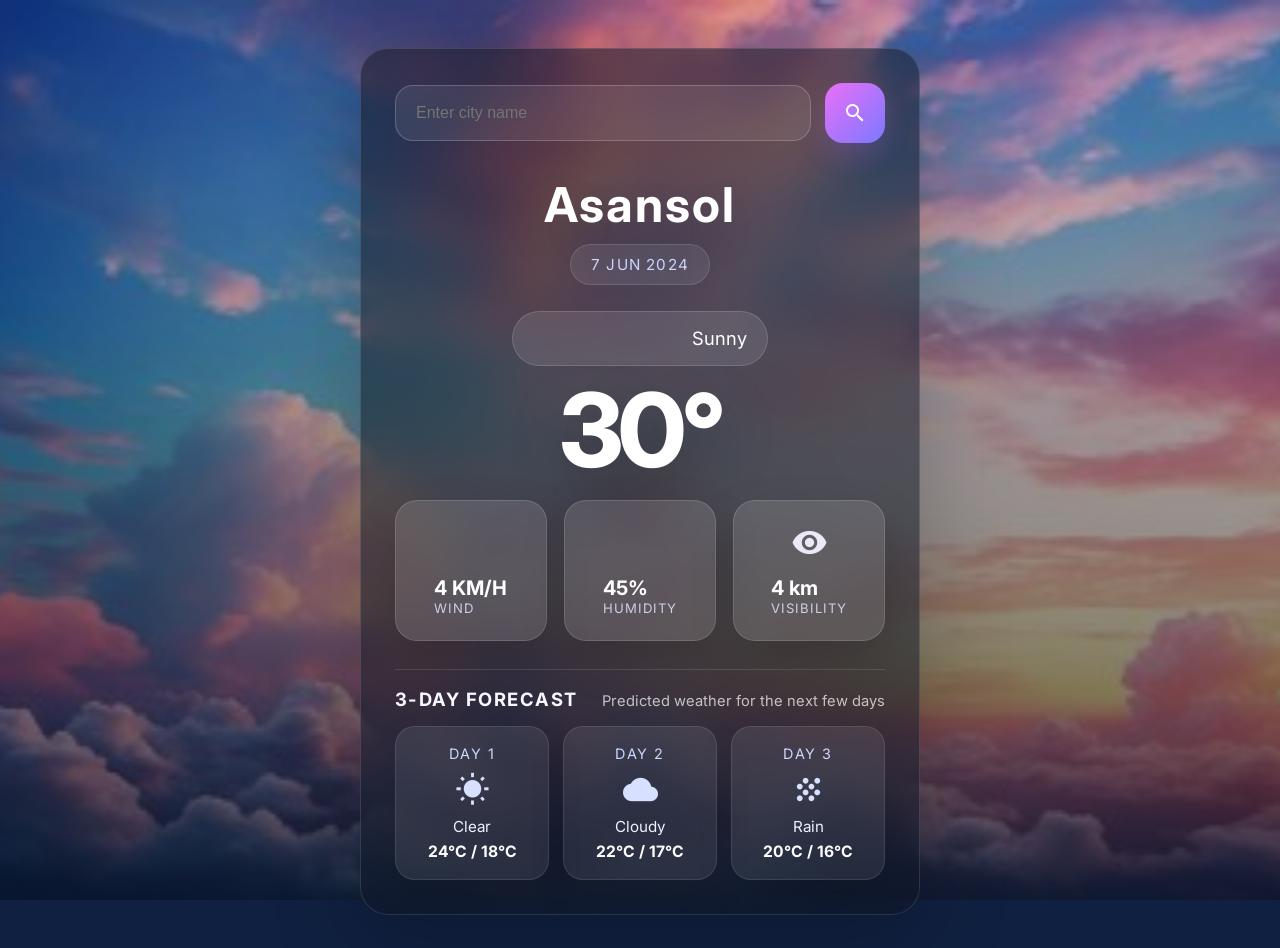
<file: index.html>
<!DOCTYPE html>
<html lang="en">
    <head>
        <meta charset="UTF-8" />
        <meta name="viewport" content="width=device-width, initial-scale=1.0" />
        <link
            rel="stylesheet"
            href="https://fonts.googleapis.com/icon?family=Material+Icons"
        />
        <title>Weather App</title>
        <link rel="stylesheet" href="style.css" />
    </head>        
        
    <body>
        <div class="background-layer bg-layer-1"></div>
        <div class="background-layer bg-layer-2"></div>

        <div class="weather-app">
            <form class="search-form" action="">
                <input
                    class="city-input"
                    type="text"
                    placeholder="Enter city name"
                />
                <button class="search-btn" type="submit">
                    <i class="material-icons">search</i>
                </button>
            </form>
            <div class="city-date-section">
                <h2 class="city">asansol</h2>
                <p class="date">7 jun 2024</p>
            </div>
            <div class="temperature-info">
                <div class="description">
                    <i class="material-icons">sunny</i>
                    <span class="description-text">Sunny</span> 
                </div>
                <div class="temp">30&#176;</div>
            </div>
            <div class="additional-info">
                <div class="wind-info">
                    <i class="material-icons">air</i>
                    <div>
                        <h3 class="wind-speed">4 KM/H</h3>
                        <p class="wind-label">Wind</p>
                    </div>
                </div>
                <div class="humidity-info">
                    <i class="material-icons">water_drop</i>
                    <div>
                        <h3 class="humidity">45%</h3>
                        <p class="humidity-label">humidity</p>
                    </div>
                </div>
                <div class="visibility-info">
                    <i class="material-icons">visibility</i>
                    <div>
                        <h3 class="visibility-distance">4 km</h3>
                        <p class="visibility-label">Visibility</p>
                    </div>
                </div>
            </div>
            <section class="forecast-section">
                <div class="forecast-header">
                    <h3>3-Day Forecast</h3>
                    <p class="forecast-subtitle">Predicted weather for the next few days</p>
                </div>
                <div class="forecast-cards">
                    <div class="forecast-card day-1">
                        <p class="forecast-day">Day 1</p>
                        <i class="material-icons forecast-icon">wb_sunny</i>
                        <p class="forecast-desc">Clear</p>
                        <p class="forecast-temp">24°C / 18°C</p>
                    </div>
                    <div class="forecast-card day-2">
                        <p class="forecast-day">Day 2</p>
                        <i class="material-icons forecast-icon">cloud</i>
                        <p class="forecast-desc">Cloudy</p>
                        <p class="forecast-temp">22°C / 17°C</p>
                    </div>
                    <div class="forecast-card day-3">
                        <p class="forecast-day">Day 3</p>
                        <i class="material-icons forecast-icon">grain</i>
                        <p class="forecast-desc">Rain</p>
                        <p class="forecast-temp">20°C / 16°C</p>
                    </div>
                </div>
            </section>
        </div>

        <script src="script.js"></script>
    </body>
</html>
</file>
<file: style.css>
@import url('https://fonts.googleapis.com/css2?family=Inter:wght@400;500;600;700&display=swap');

* {
    margin: 0;
    padding: 0;
    box-sizing: border-box;
}

html {
    scroll-behavior: smooth;
}

body {
    min-height: 100vh;
    font-family: 'Inter', sans-serif;
    color: #ffffff;
    background-color: #102040;
    position: relative;
    overflow-x: hidden;
}

body::before {
    content: '';
    position: fixed;
    inset: 0;
    background: radial-gradient(circle at 20% 20%, rgba(255, 255, 255, 0.18), transparent 24%),
        radial-gradient(circle at 80% 10%, rgba(139, 92, 255, 0.14), transparent 18%);
    opacity: 0.72;
    z-index: -1;
    pointer-events: none;
}

.background-layer {
    position: fixed;
    inset: 0;
    background-size: cover;
    background-position: center;
    background-repeat: no-repeat;
    filter: brightness(0.95) saturate(1.1) contrast(1.05);
    transition: opacity 1s ease;
    opacity: 0;
    z-index: -2;
}

.bg-layer-1 {
    background-image: url("240_F_681725529_8BCKQWToEgRajmFp9qG1sWqAQivie05X.jpg");
    opacity: 1;
}

.background-layer::after {
    content: '';
    position: absolute;
    inset: 0;
    background: linear-gradient(180deg, rgba(6, 18, 30, 0.06), rgba(6, 18, 30, 0.60));
}

.weather-app {
    position: relative;
    z-index: 1;
    max-width: 560px;
    margin: 48px auto;
    padding: 34px;
    border-radius: 28px;
    background: rgba(15, 22, 38, 0.52);
    border: 1px solid rgba(255, 255, 255, 0.12);
    box-shadow: 0 24px 90px rgba(0, 0, 0, 0.22);
    backdrop-filter: blur(22px);
    animation: floatCard 16s ease-in-out infinite;
}

.search-form {
    display: flex;
    gap: 0.9rem;
    align-items: center;
    flex-wrap: wrap;
    justify-content: center;
}

.city-input {
    flex: 1;
    min-width: 220px;
    padding: 18px 20px;
    border: 1px solid rgba(255, 255, 255, 0.2);
    border-radius: 18px;
    font-size: 1rem;
    color: #ffffff;
    background: rgba(255, 255, 255, 0.08);
    outline: none;
    transition: border-color 0.24s ease, transform 0.24s ease, box-shadow 0.24s ease;
}

.city-input:focus {
    border-color: #9a7bff;
    box-shadow: 0 0 0 8px rgba(154, 123, 255, 0.14);
    transform: translateY(-1px);
}

.search-btn {
    width: 60px;
    height: 60px;
    display: grid;
    place-items: center;
    background: linear-gradient(135deg, #ea70f8, #7979ff);
    border: none;
    border-radius: 18px;
    cursor: pointer;
    color: white;
    transition: transform 0.25s ease, box-shadow 0.25s ease, filter 0.25s ease;
    box-shadow: 0 14px 24px rgba(149, 91, 204, 0.24);
}

.search-btn:hover {
    transform: translateY(-2px);
    box-shadow: 0 20px 32px rgba(149, 91, 204, 0.3);
    filter: brightness(1.05);
}

.city-date-section {
    margin-top: 32px;
    display: flex;
    flex-direction: column;
    align-items: center;
    gap: 10px;
    text-align: center;
}

.city-date-section .city {
    font-size: clamp(2rem, 4vw, 3rem);
    letter-spacing: 0.04em;
    font-weight: 700;
    text-transform: capitalize;
    text-shadow: 0 18px 42px rgba(0, 0, 0, 0.24);
}

.city-date-section .date {
    padding: 10px 20px;
    border-radius: 999px;
    background: rgba(255, 255, 255, 0.08);
    border: 1px solid rgba(255, 255, 255, 0.12);
    font-size: 0.95rem;
    letter-spacing: 0.08em;
    text-transform: uppercase;
    color: #cdd3ff;
}

.temperature-info {
    margin-top: 26px;
    display: flex;
    flex-direction: column;
    align-items: center;
    gap: 18px;
}

.temperature-info .temp {
    font-size: clamp(4rem, 8vw, 7.5rem);
    font-weight: 800;
    line-height: 0.9;
    letter-spacing: -0.05em;
    text-shadow: 0 24px 60px rgba(0, 0, 0, 0.28);
}

.temperature-info .description {
    display: flex;
    align-items: center;
    gap: 14px;
    padding: 12px 20px;
    border-radius: 999px;
    background: rgba(255, 255, 255, 0.1);
    border: 1px solid rgba(255, 255, 255, 0.14);
}

.temperature-info .description i {
    font-size: 1.8rem;
    opacity: 0.95;
}

.temperature-info .description span {
    font-size: 1.15rem;
    text-transform: capitalize;
}

.additional-info {
    margin-top: 24px;
    display: flex;
    flex-wrap: wrap;
    justify-content: space-between;
    gap: 16px;
}

.wind-info,
.humidity-info,
.visibility-info {
    background: rgba(255, 255, 255, 0.12);
    width: calc(33% - 10px);
    min-width: 150px;
    display: flex;
    align-items: center;
    justify-content: center;
    flex-direction: column;
    gap: 14px;
    border-radius: 22px;
    padding: 24px 18px;
    border: 1px solid rgba(255, 255, 255, 0.14);
    box-shadow: 0 18px 44px rgba(0, 0, 0, 0.18);
    transition: transform 0.28s ease, background 0.28s ease;
}

.wind-info:hover,
.humidity-info:hover,
.visibility-info:hover {
    transform: translateY(-4px);
    background: rgba(255, 255, 255, 0.18);
}

.additional-info .material-icons {
    font-size: 2.3rem;
    opacity: 0.95;
    color: #f2f2ff;
}

.wind-info h3,
.humidity-info h3,
.visibility-info h3 {
    font-size: 1.25rem;
    font-weight: 700;
}

.wind-info p,
.humidity-info p,
.visibility-info p {
    opacity: 0.85;
    text-transform: uppercase;
    letter-spacing: 0.08em;
    font-size: 0.82rem;
    color: #dfe4ff;
}

.forecast-section {
    margin-top: 28px;
    padding: 18px 0 0;
    border-top: 1px solid rgba(255, 255, 255, 0.12);
}

.forecast-header {
    display: flex;
    justify-content: space-between;
    align-items: baseline;
    gap: 12px;
    flex-wrap: wrap;
}

.forecast-header h3 {
    font-size: 1.15rem;
    letter-spacing: 0.08em;
    text-transform: uppercase;
    color: #f8f9ff;
}

.forecast-subtitle {
    color: rgba(255, 255, 255, 0.7);
    font-size: 0.92rem;
}

.forecast-cards {
    margin-top: 16px;
    display: grid;
    grid-template-columns: repeat(3, minmax(120px, 1fr));
    gap: 14px;
}

.forecast-card {
    background: rgba(255, 255, 255, 0.08);
    border: 1px solid rgba(255, 255, 255, 0.1);
    border-radius: 20px;
    padding: 18px 14px;
    text-align: center;
    box-shadow: 0 16px 36px rgba(0, 0, 0, 0.12);
}

.forecast-day {
    font-size: 0.9rem;
    letter-spacing: 0.1em;
    text-transform: uppercase;
    color: #cfd8ff;
    margin-bottom: 10px;
}

.forecast-icon {
    font-size: 2.2rem;
    color: #d8e0ff;
    margin-bottom: 10px;
}

.forecast-desc {
    font-size: 0.95rem;
    margin-bottom: 6px;
    color: #eef1ff;
    text-transform: capitalize;
}

.forecast-temp {
    font-size: 0.98rem;
    font-weight: 700;
    color: #ffffff;
}

@media (max-width: 720px) {
    .forecast-cards {
        grid-template-columns: 1fr;
    }
}

@keyframes floatCard {
    0%, 100% {
        transform: translateY(0px);
    }
    50% {
        transform: translateY(-8px);
    }
}

@media (max-width: 720px) {
    .weather-app {
        margin: 22px 16px;
    }

    .additional-info {
        flex-direction: column;
        gap: 14px;
    }

    .wind-info,
    .humidity-info,
    .visibility-info {
        width: 100%;
    }
}
</file>
